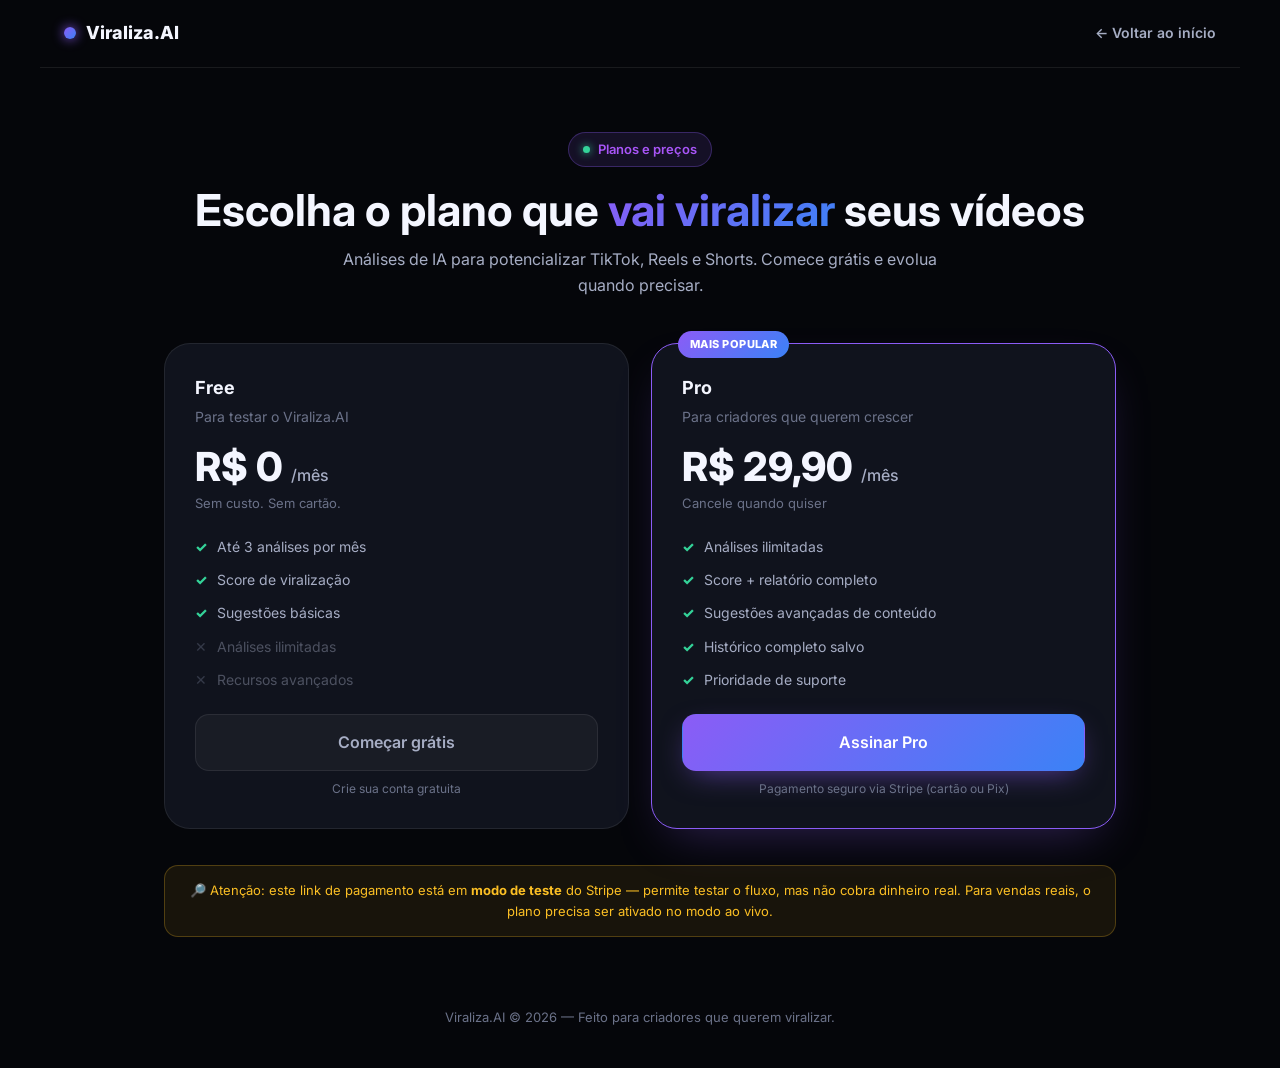
<file: planos.html>
<!DOCTYPE html>
<html lang="pt-BR">
<head>
  <meta charset="UTF-8" />
  <meta name="viewport" content="width=device-width, initial-scale=1.0" />
  <title>Planos — Viraliza.AI</title>
  <meta name="description" content="Escolha o plano ideal para potencializar a viralização dos seus vídeos no TikTok, Reels e Shorts." />
  <link rel="preconnect" href="https://fonts.googleapis.com" />
  <link rel="preconnect" href="https://fonts.gstatic.com" crossorigin />
  <link href="https://fonts.googleapis.com/css2?family=Inter:wght@400;500;600;700;800&display=swap" rel="stylesheet" />
  <link rel="stylesheet" href="css/styles.css" />
  <style>
    body { background: var(--bg); color: var(--text); font-family: var(--font); }
    .pl-nav { height: var(--nav-h); display: flex; align-items: center; justify-content: space-between;
              max-width: 1200px; margin: 0 auto; padding: 0 24px; border-bottom: 1px solid var(--border); }
    .pl-brand { display: flex; align-items: center; gap: 10px; font-weight: 800; font-size: 18px; text-decoration: none; color: var(--text); }
    .pl-brand .dot { width: 12px; height: 12px; border-radius: 50%; background: var(--grad); box-shadow: 0 0 12px var(--purple); }
    .pl-main { max-width: 1000px; margin: 0 auto; padding: 64px 24px 40px; text-align: center; }
    .pl-badge { display: inline-flex; align-items: center; gap: 8px; padding: 6px 14px; border-radius: 999px;
                background: rgba(139,92,246,.12); border: 1px solid rgba(139,92,246,.3); color: var(--violet);
                font-size: 13px; font-weight: 600; }
    .pl-badge .dot { width: 7px; height: 7px; border-radius: 50%; background: var(--green); box-shadow: 0 0 8px var(--green); }
    .pl-main h1 { font-size: clamp(30px, 6vw, 44px); line-height: 1.15; margin: 18px 0 12px; }
    .pl-main h1 .hl { background: var(--grad); -webkit-background-clip: text; background-clip: text; color: transparent; }
    .pl-sub { color: var(--text-2); max-width: 620px; margin: 0 auto 44px; font-size: 16px; }
    .pricing-grid { display: grid; grid-template-columns: repeat(auto-fit, minmax(280px, 1fr)); gap: 22px; text-align: left; }
    .plan-card { position: relative; background: var(--card); border: 1px solid var(--border); border-radius: var(--radius-lg);
                 padding: 30px; display: flex; flex-direction: column; transition: transform .25s ease, border-color .25s ease, box-shadow .25s ease; }
    .plan-card:hover { transform: translateY(-6px); border-color: var(--border-strong); }
    .plan-card.featured { border: 1.5px solid var(--purple); box-shadow: var(--shadow); }
    .plan-card.featured::before { content: 'MAIS POPULAR'; position: absolute; top: -13px; left: 26px; padding: 5px 12px;
      border-radius: 999px; background: var(--grad); color: #fff; font-size: 11px; font-weight: 800; letter-spacing: .04em; }
    .plan-name { font-size: 18px; font-weight: 700; }
    .plan-desc { color: var(--text-3); font-size: 14px; margin: 4px 0 18px; }
    .plan-price { font-size: 40px; font-weight: 800; line-height: 1; }
    .plan-price small { font-size: 16px; font-weight: 500; color: var(--text-2); }
    .plan-per { color: var(--text-3); font-size: 13px; margin-top: 6px; }
    .plan-feats { list-style: none; margin: 22px 0; padding: 0; display: grid; gap: 11px; }
    .plan-feats li { display: flex; gap: 10px; align-items: flex-start; color: var(--text-2); font-size: 14px; }
    .plan-feats li .ck { color: var(--green); font-weight: 800; }
    .plan-feats li.off { opacity: .4; }
    .plan-cta { margin-top: auto; }
    .plan-cta .note { font-size: 12px; color: var(--text-3); text-align: center; margin-top: 8px; }
    .test-note { margin-top: 36px; padding: 14px 18px; border-radius: 14px; background: rgba(251,191,36,.08);
                 border: 1px solid rgba(251,191,36,.25); color: var(--amber); font-size: 13px; text-align: center; }
    .pl-foot { text-align: center; color: var(--text-3); font-size: 13px; padding: 30px 24px 40px; }
    .back { color: var(--text-2); text-decoration: none; font-size: 14px; font-weight: 600; }
    .back:hover { color: var(--text); }
  </style>
</head>
<body>
  <nav class="pl-nav">
    <a class="pl-brand" href="index.html"><span class="dot"></span>Viraliza.AI</a>
    <a class="back" href="index.html">← Voltar ao início</a>
  </nav>

  <main class="pl-main">
    <span class="pl-badge"><span class="dot"></span> Planos e preços</span>
    <h1>Escolha o plano que <span class="hl">vai viralizar</span> seus vídeos</h1>
    <p class="pl-sub">Análises de IA para potencializar TikTok, Reels e Shorts. Comece grátis e evolua quando precisar.</p>

    <div class="pricing-grid">

      <!-- FREE -->
      <div class="plan-card">
        <div class="plan-name">Free</div>
        <div class="plan-desc">Para testar o Viraliza.AI</div>
        <div class="plan-price">R$ 0 <small>/mês</small></div>
        <div class="plan-per">Sem custo. Sem cartão.</div>
        <ul class="plan-feats">
          <li><span class="ck">✓</span> Até 3 análises por mês</li>
          <li><span class="ck">✓</span> Score de viralização</li>
          <li><span class="ck">✓</span> Sugestões básicas</li>
          <li class="off"><span class="ck" style="color:var(--text-3)">✕</span> Análises ilimitadas</li>
          <li class="off"><span class="ck" style="color:var(--text-3)">✕</span> Recursos avançados</li>
        </ul>
        <div class="plan-cta">
          <a class="btn btn-ghost btn-lg btn-block" href="index.html">Começar grátis</a>
          <div class="note">Crie sua conta gratuita</div>
        </div>
      </div>

      <!-- PRO -->
      <div class="plan-card featured">
        <div class="plan-name">Pro</div>
        <div class="plan-desc">Para criadores que querem crescer</div>
        <div class="plan-price">R$ 29,90 <small>/mês</small></div>
        <div class="plan-per">Cancele quando quiser</div>
        <ul class="plan-feats">
          <li><span class="ck">✓</span> Análises ilimitadas</li>
          <li><span class="ck">✓</span> Score + relatório completo</li>
          <li><span class="ck">✓</span> Sugestões avançadas de conteúdo</li>
          <li><span class="ck">✓</span> Histórico completo salvo</li>
          <li><span class="ck">✓</span> Prioridade de suporte</li>
        </ul>
        <div class="plan-cta">
          <a class="btn btn-primary btn-lg btn-block" href="https://buy.stripe.com/test_fZuaEW13N4Vh10N9i24Vy00" target="_blank" rel="noopener">Assinar Pro</a>
          <div class="note">Pagamento seguro via Stripe (cartão ou Pix)</div>
        </div>
      </div>

    </div>

    <div class="test-note">🔎 Atenção: este link de pagamento está em <strong>modo de teste</strong> do Stripe — permite testar o fluxo, mas não cobra dinheiro real. Para vendas reais, o plano precisa ser ativado no modo ao vivo.</div>
  </main>

  <footer class="pl-foot">Viraliza.AI © 2026 — Feito para criadores que querem viralizar.</footer>
</body>
</html>
</file>
<file: css/styles.css>
/* ============================================================
   Viraliza.AI — Premium dark SaaS theme
   ============================================================ */
:root {
  --bg: #05060a;
  --bg-2: #0a0c14;
  --bg-3: #0e1118;
  --card: #10131d;
  --card-2: #141826;
  --border: rgba(255, 255, 255, 0.08);
  --border-strong: rgba(255, 255, 255, 0.14);
  --text: #f4f6ff;
  --text-2: #a6adc4;
  --text-3: #6b7289;
  --purple: #8b5cf6;
  --blue: #3b82f6;
  --violet: #a855f7;
  --cyan: #22d3ee;
  --green: #34d399;
  --amber: #fbbf24;
  --red: #f87171;
  --grad: linear-gradient(135deg, #8b5cf6 0%, #3b82f6 100%);
  --grad-2: linear-gradient(135deg, #a855f7, #8b5cf6 45%, #3b82f6);
  --radius: 18px;
  --radius-lg: 26px;
  --shadow: 0 20px 50px -20px rgba(139, 92, 246, 0.35);
  --font: 'Inter', system-ui, -apple-system, sans-serif;
  --nav-h: 68px;
}

* { margin: 0; padding: 0; box-sizing: border-box; }

html { scroll-behavior: smooth; }

body {
  font-family: var(--font);
  background: var(--bg);
  color: var(--text);
  line-height: 1.6;
  min-height: 100vh;
  overflow-x: hidden;
  -webkit-font-smoothing: antialiased;
}

a { color: inherit; text-decoration: none; }
button { font-family: inherit; cursor: pointer; }
input, textarea, select { font-family: inherit; }

::selection { background: rgba(139, 92, 246, 0.35); }

/* Scrollbar */
::-webkit-scrollbar { width: 10px; height: 10px; }
::-webkit-scrollbar-track { background: var(--bg); }
::-webkit-scrollbar-thumb { background: #1e2436; border-radius: 10px; }
::-webkit-scrollbar-thumb:hover { background: #2b3350; }

/* ===== Background orbs ===== */
.bg-orbs { position: fixed; inset: 0; z-index: -1; overflow: hidden; pointer-events: none; }
.orb { position: absolute; border-radius: 50%; filter: blur(90px); opacity: 0.32; }
.orb-1 { width: 480px; height: 480px; background: radial-gradient(circle, #8b5cf6, transparent 70%); top: -160px; left: -120px; }
.orb-2 { width: 420px; height: 420px; background: radial-gradient(circle, #3b82f6, transparent 70%); bottom: -140px; right: -100px; }
.orb-3 { width: 300px; height: 300px; background: radial-gradient(circle, #a855f7, transparent 70%); top: 40%; left: 60%; }

/* ===== Container ===== */
.container { width: 100%; max-width: 1200px; margin: 0 auto; padding: 0 24px; }

/* ===== Buttons ===== */
.btn {
  display: inline-flex; align-items: center; justify-content: center; gap: 8px;
  padding: 12px 22px; border-radius: 12px; font-weight: 600; font-size: 15px;
  border: 1px solid transparent; transition: all .22s ease; white-space: nowrap;
}
.btn:active { transform: scale(.97); }
.btn-primary {
  background: var(--grad); color: #fff;
  box-shadow: 0 10px 30px -10px rgba(139, 92, 246, 0.6);
}
.btn-primary:hover { box-shadow: 0 14px 40px -10px rgba(139, 92, 246, 0.8); transform: translateY(-2px); }
.btn-ghost { background: rgba(255,255,255,.04); border-color: var(--border); color: var(--text-2); }
.btn-ghost:hover { background: rgba(255,255,255,.09); color: var(--text); }
.btn-outline { background: transparent; border-color: var(--border-strong); color: var(--text); }
.btn-outline:hover { border-color: var(--purple); color: var(--purple); }
.btn-grad { background: var(--grad); border-color: transparent; color: #fff; box-shadow: 0 10px 30px -10px rgba(139,92,246,.6); }
.btn-grad:hover { box-shadow: 0 14px 40px -10px rgba(139,92,246,.85); transform: translateY(-2px); }
.btn-sm { padding: 8px 16px; font-size: 14px; }
.btn-lg { padding: 15px 30px; font-size: 16px; border-radius: 14px; }
.btn-lgx { padding: 17px 34px; font-size: 17px; border-radius: 16px; }
.btn-grad-outline {
  position: relative; background: var(--bg-2);
}
.btn-grad-outline::before {
  content: ""; position: absolute; inset: -1px; border-radius: inherit;
  background: var(--grad); z-index: -1;
}
.btn-block { width: 100%; }
.btn[disabled] { opacity: .55; cursor: not-allowed; transform: none !important; }
.btn-danger { background: rgba(248,113,113,.12); color: var(--red); border-color: rgba(248,113,113,.25); }
.btn-danger:hover { background: rgba(248,113,113,.2); }

/* ===== Navbar ===== */
.navbar {
  position: sticky; top: 0; z-index: 100;
  background: rgba(5, 6, 10, 0.75);
  backdrop-filter: blur(14px);
  border-bottom: 1px solid var(--border);
}
.nav-inner { display: flex; align-items: center; justify-content: space-between; height: var(--nav-h); }
.brand { display: flex; align-items: center; gap: 10px; font-weight: 800; font-size: 20px; letter-spacing: -.3px; }
.brand-mark {
  width: 36px; height: 36px; border-radius: 11px; background: var(--grad);
  display: grid; place-items: center; font-size: 19px; color: #fff; font-weight: 900;
  box-shadow: 0 6px 20px -6px rgba(139,92,246,.7);
}
.brand-dot { background: var(--grad); -webkit-background-clip: text; background-clip: text; color: transparent; }
.nav-links { display: flex; gap: 6px; }
.nav-links a {
  padding: 8px 14px; border-radius: 10px; font-size: 14.5px; font-weight: 500;
  color: var(--text-2); transition: all .2s;
}
.nav-links a:hover { color: var(--text); background: rgba(255,255,255,.05); }
.nav-links a.active { color: var(--text); background: rgba(139,92,246,.15); }
.nav-actions { display: flex; align-items: center; gap: 10px; }
.nav-user { display: flex; align-items: center; gap: 10px; flex-wrap: nowrap; }
.avatar {
  width: 38px; height: 38px; border-radius: 50%; background: var(--grad);
  display: grid; place-items: center; font-weight: 700; color: #fff;
}
.menu-toggle { display: none; flex-direction: column; gap: 5px; background: none; border: none; padding: 8px; }
.menu-toggle span { width: 22px; height: 2px; background: var(--text); border-radius: 2px; transition: all .25s; }
.menu-toggle.open span:nth-child(1) { transform: translateY(7px) rotate(45deg); }
.menu-toggle.open span:nth-child(2) { opacity: 0; }
.menu-toggle.open span:nth-child(3) { transform: translateY(-7px) rotate(-45deg); }

.mobile-menu { display: none; border-top: 1px solid var(--border); background: var(--bg-2); }
.mobile-menu a { display: block; padding: 14px 24px; color: var(--text-2); font-weight: 500; border-bottom: 1px solid var(--border); }
.mobile-menu a:last-child { border-bottom: none; }
.mobile-menu a.active { color: var(--purple); }
.mobile-menu.open { display: block; }

/* ===== Hero ===== */
.hero { padding: 90px 0 40px; text-align: center; position: relative; }
.hero-badge {
  display: inline-flex; align-items: center; gap: 8px; padding: 7px 16px;
  border-radius: 100px; background: rgba(139,92,246,.12); border: 1px solid rgba(139,92,246,.3);
  color: var(--purple); font-size: 13px; font-weight: 600;
  animation: fadeUp .6s ease both;
}
.hero-badge .dot { width: 7px; height: 7px; border-radius: 50%; background: var(--green); box-shadow: 0 0 10px var(--green); }
.hero h1 {
  font-size: clamp(2.2rem, 6vw, 4.3rem); font-weight: 900; line-height: 1.08;
  letter-spacing: -1.5px; margin: 24px auto 20px; max-width: 900px;
  background: linear-gradient(180deg, #fff 30%, #b8bfd8);
  -webkit-background-clip: text; background-clip: text; color: transparent;
  animation: fadeUp .6s ease both; animation-delay: .08s;
}
.hero h1 .hl {
  background: var(--grad-2); -webkit-background-clip: text; background-clip: text; color: transparent;
}
.hero-sub {
  font-size: clamp(1.02rem, 2vw, 1.22rem); color: var(--text-2); max-width: 640px;
  margin: 0 auto 36px; animation: fadeUp .6s ease both; animation-delay: .16s;
}
.hero-cta { display: flex; gap: 14px; justify-content: center; flex-wrap: wrap; animation: fadeUp .6s ease both; animation-delay: .24s; }

.hero-demo { margin-top: 64px; animation: fadeUp .8s ease both; animation-delay: .34s; }

/* ===== Section helpers ===== */
.section { padding: 80px 0; }
.section-alt { background: rgba(255,255,255,.015); border-block: 1px solid var(--border); }
.sec-head { text-align: center; max-width: 680px; margin: 0 auto 56px; }
.sec-tag {
  display: inline-block; font-size: 13px; font-weight: 700; letter-spacing: 1px; text-transform: uppercase;
  background: var(--grad); -webkit-background-clip: text; background-clip: text; color: transparent;
  margin-bottom: 14px;
}
.sec-title { font-size: clamp(1.7rem, 4vw, 2.6rem); font-weight: 800; letter-spacing: -.6px; line-height: 1.15; }
.sec-sub { color: var(--text-2); margin-top: 14px; font-size: 1.05rem; }

/* ===== Cards grid ===== */
.grid { display: grid; gap: 22px; }
.grid-2 { grid-template-columns: repeat(2, 1fr); }
.grid-3 { grid-template-columns: repeat(3, 1fr); }
.grid-4 { grid-template-columns: repeat(4, 1fr); }

.card {
  background: linear-gradient(160deg, var(--card), var(--bg-3));
  border: 1px solid var(--border); border-radius: var(--radius);
  padding: 28px; transition: all .25s ease;
}
.card-hover:hover { transform: translateY(-6px); border-color: var(--border-strong); box-shadow: var(--shadow); }
.card-icon {
  width: 48px; height: 48px; border-radius: 14px; display: grid; place-items: center;
  font-size: 22px; margin-bottom: 18px; background: rgba(139,92,246,.12);
}
.card h3 { font-size: 18px; font-weight: 700; margin-bottom: 8px; }
.card p { color: var(--text-2); font-size: 15px; }

/* ===== Steps ===== */
.steps { display: grid; grid-template-columns: repeat(4, 1fr); gap: 22px; }
.step { text-align: center; position: relative; }
.step-num {
  width: 56px; height: 56px; border-radius: 16px; margin: 0 auto 18px;
  background: var(--grad); display: grid; place-items: center; font-weight: 800; font-size: 22px;
  box-shadow: 0 12px 30px -10px rgba(139,92,246,.7);
}
.step h3 { font-size: 17px; font-weight: 700; margin-bottom: 6px; }
.step p { color: var(--text-2); font-size: 14.5px; max-width: 220px; margin: 0 auto; }

/* ===== Feature chips ===== */
.chip-grid { display: flex; flex-wrap: wrap; gap: 12px; justify-content: center; }
.chip {
  padding: 12px 22px; border-radius: 100px; background: var(--card);
  border: 1px solid var(--border); display: inline-flex; gap: 9px; align-items: center;
  font-weight: 600; font-size: 15px; transition: all .2s;
}
.chip:hover { border-color: var(--purple); transform: translateY(-2px); }

/* ===== FAQ ===== */
.faq { max-width: 760px; margin: 0 auto; }
.faq-item { background: var(--card); border: 1px solid var(--border); border-radius: var(--radius); margin-bottom: 12px; overflow: hidden; }
.faq-q { width: 100%; background: none; border: none; padding: 20px 22px; text-align: left; font-size: 16px; font-weight: 600; display: flex; justify-content: space-between; align-items: center; gap: 14px; color: var(--text); }
.faq-q .chev { transition: transform .3s; color: var(--text-3); font-size: 18px; }
.faq-item.open .chev { transform: rotate(180deg); color: var(--purple); }
.faq-a { max-height: 0; overflow: hidden; transition: max-height .35s ease, padding .35s; }
.faq-item.open .faq-a { max-height: 400px; padding: 0 22px 20px; }
.faq-a p { color: var(--text-2); font-size: 15px; }
.faq-note {
  margin-top: 30px; padding: 18px 22px; border-radius: var(--radius);
  background: rgba(251,191,36,.06); border: 1px solid rgba(251,191,36,.2);
  color: var(--amber); font-size: 14px; display: flex; gap: 10px; align-items: flex-start;
}

/* ===== CTA band ===== */
.cta-band {
  background: linear-gradient(135deg, rgba(139,92,246,.16), rgba(59,130,246,.12));
  border: 1px solid var(--border); border-radius: var(--radius-lg);
  padding: 56px 40px; text-align: center;
}
.cta-band h2 { font-size: clamp(1.6rem, 4vw, 2.4rem); font-weight: 800; margin-bottom: 12px; letter-spacing: -.5px; }
.cta-band p { color: var(--text-2); margin-bottom: 28px; max-width: 520px; margin-left: auto; margin-right: auto; }

/* ===== Forms ===== */
.form-card { max-width: 440px; margin: 0 auto; }
.auth-card {
  background: linear-gradient(160deg, var(--card), var(--bg-3));
  border: 1px solid var(--border); border-radius: var(--radius-lg); padding: 40px;
  box-shadow: var(--shadow);
}
.auth-card h2 { font-size: 24px; font-weight: 800; text-align: center; letter-spacing: -.4px; }
.auth-card .auth-sub { text-align: center; color: var(--text-2); margin: 8px 0 28px; font-size: 15px; }
.auth-switch { text-align: center; margin-top: 20px; color: var(--text-2); font-size: 14px; }
.auth-switch a { color: var(--purple); font-weight: 600; }

.field { margin-bottom: 18px; }
.field label { display: block; font-size: 13.5px; font-weight: 600; margin-bottom: 7px; color: var(--text-2); }
.input, .textarea, .select {
  width: 100%; padding: 13px 16px; border-radius: 12px;
  background: var(--bg-2); border: 1px solid var(--border-strong); color: var(--text);
  font-size: 15px; transition: border-color .2s, box-shadow .2s;
}
.input:focus, .textarea:focus, .select:focus {
  outline: none; border-color: var(--purple);
  box-shadow: 0 0 0 3px rgba(139,92,246,.15);
}
.textarea { min-height: 120px; resize: vertical; }
.select { appearance: none; background-image: url("data:image/svg+xml,%3Csvg xmlns='http://www.w3.org/2000/svg' width='14' height='14' viewBox='0 0 24 24' fill='none' stroke='%236b7289' stroke-width='2'%3E%3Cpath d='m6 9 6 6 6-6'/%3E%3C/svg%3E"); background-repeat: no-repeat; background-position: right 16px center; }
.input-hint { font-size: 12.5px; color: var(--text-3); margin-top: 6px; }

/* ===== Platform picker ===== */
.platforms { display: grid; grid-template-columns: repeat(3, 1fr); gap: 12px; }
.platform-opt {
  padding: 16px 10px; border-radius: 14px; background: var(--bg-2);
  border: 1px solid var(--border); text-align: center; cursor: pointer; transition: all .2s;
}
.platform-opt .p-icon { font-size: 26px; margin-bottom: 8px; }
.platform-opt .p-name { font-weight: 700; font-size: 14px; }
.platform-opt .p-handle { font-size: 12px; color: var(--text-3); margin-top: 2px; }
.platform-opt:hover { border-color: var(--border-strong); transform: translateY(-2px); }
.platform-opt.selected { border-color: var(--purple); background: rgba(139,92,246,.1); box-shadow: 0 0 0 3px rgba(139,92,246,.12); }
.platform-opt.selected .p-handle { color: var(--purple); }

/* ===== Upload zone ===== */
.upload-zone {
  border: 2px dashed var(--border-strong); border-radius: var(--radius);
  padding: 40px 20px; text-align: center; cursor: pointer; transition: all .2s;
  background: rgba(255,255,255,.015);
}
.upload-zone:hover, .upload-zone.dragover { border-color: var(--purple); background: rgba(139,92,246,.05); }
.upload-zone .up-icon { font-size: 40px; margin-bottom: 12px; }
.upload-zone p { color: var(--text-2); font-size: 15px; }
.upload-zone .up-hint { font-size: 13px; color: var(--text-3); margin-top: 6px; }
.upload-zone .file-chip { display: none; align-items: center; gap: 10px; background: var(--bg-2); border: 1px solid var(--border); padding: 10px 16px; border-radius: 12px; margin-top: 14px; }
.upload-zone.has-file .up-icon, .upload-zone.has-file .up-title { display: none; }
.upload-zone.has-file .file-chip { display: inline-flex; }
.file-chip .fc-name { font-weight: 600; font-size: 14px; max-width: 240px; overflow: hidden; text-overflow: ellipsis; white-space: nowrap; }
.file-chip .fc-size { font-size: 12px; color: var(--text-3); }
.file-chip button { background: none; border: none; color: var(--red); font-size: 16px; margin-left: 6px; }

/* ===== Analysis demo / result ===== */
.analysis-demo { text-align: left; max-width: 560px; margin: 0 auto; }
.score-circle {
  width: 150px; height: 150px; border-radius: 50%; margin: 0 auto 8px;
  display: grid; place-items: center; position: relative;
  background: conic-gradient(var(--purple) calc(var(--p)*1%), rgba(255,255,255,.06) 0);
}
.score-circle::before { content: ""; position: absolute; inset: 12px; border-radius: 50%; background: var(--bg-2); }
.score-circle .score-val { position: relative; font-size: 40px; font-weight: 900; }
.score-circle .score-of { position: absolute; bottom: 30px; font-size: 14px; color: var(--text-3); font-weight: 600; }
.score-label { text-align: center; color: var(--text-2); font-weight: 600; font-size: 14px; }
.score-verdict { text-align: center; margin-top: 10px; }

/* Result layout */
.result-wrap { max-width: 900px; margin: 0 auto; }
.result-top { text-align: center; margin-bottom: 40px; }
.result-top h2 { font-size: clamp(1.5rem, 4vw, 2rem); font-weight: 800; letter-spacing: -.5px; }
.result-meta { color: var(--text-2); font-size: 14px; margin-top: 8px; }
.result-grid { display: grid; grid-template-columns: 1fr 1fr; gap: 22px; }

.result-card { background: linear-gradient(160deg, var(--card), var(--bg-3)); border: 1px solid var(--border); border-radius: var(--radius); padding: 26px; }
.result-card h3 { display: flex; align-items: center; gap: 10px; font-size: 16px; font-weight: 700; margin-bottom: 14px; }
.result-card h3 .rc-emoji { font-size: 20px; }
.rc-body { color: var(--text-2); font-size: 14.5px; }
.rc-copy-btn { margin-top: 14px; }

/* Titles list */
.title-list { display: grid; gap: 10px; }
.title-item {
  display: flex; justify-content: space-between; align-items: center; gap: 12px;
  background: var(--bg-2); border: 1px solid var(--border); border-radius: 12px;
  padding: 12px 14px; font-size: 14px; color: var(--text); transition: all .2s;
}
.title-item:hover { border-color: var(--purple); }
.title-item .t-text { flex: 1; }
.mini-btn {
  flex-shrink: 0; background: rgba(139,92,246,.12); color: var(--purple);
  border: none; border-radius: 8px; padding: 6px 10px; font-size: 12px; font-weight: 700; transition: all .2s;
}
.mini-btn:hover { background: rgba(139,92,246,.25); }

/* Caption box */
.caption-box {
  background: var(--bg-2); border: 1px solid var(--border); border-radius: 12px;
  padding: 16px; white-space: pre-wrap; font-size: 14.5px; color: var(--text);
  max-height: 260px; overflow-y: auto;
}

/* Hashtags */
.hashtags { display: flex; flex-wrap: wrap; gap: 8px; }
.hash {
  padding: 7px 13px; border-radius: 100px; font-size: 13px; font-weight: 600;
  background: rgba(59,130,246,.12); color: #7fb2ff; border: 1px solid rgba(59,130,246,.25);
}
.hash:hover { background: rgba(59,130,246,.22); }

/* Structure */
.structure { display: grid; gap: 10px; }
.struct-row { background: var(--bg-2); border: 1px solid var(--border); border-radius: 12px; padding: 12px 16px; }
.struct-row .s-time { font-size: 12px; font-weight: 700; color: var(--purple); text-transform: uppercase; letter-spacing: .5px; }
.struct-row .s-text { font-size: 14px; color: var(--text-2); margin-top: 3px; }

/* Improvements */
.improve-list { display: grid; gap: 12px; }
.improve-item { display: flex; gap: 12px; background: var(--bg-2); border: 1px solid var(--border); border-radius: 12px; padding: 13px 15px; }
.improve-item .i-ico { font-size: 18px; flex-shrink: 0; }
.improve-item .i-text { font-size: 14px; color: var(--text-2); }

/* Ideas */
.idea-card { background: var(--bg-2); border: 1px solid var(--border); border-radius: 12px; padding: 15px 16px; }
.idea-card .i-title { font-weight: 600; font-size: 14.5px; color: var(--text); }
.idea-card .i-desc { font-size: 13.5px; color: var(--text-3); margin-top: 4px; }

/* Result action bar */
.result-actions { display: flex; gap: 12px; flex-wrap: wrap; justify-content: center; margin-top: 40px; }

/* ===== Dashboard ===== */
.dash-hello { margin-bottom: 34px; }
.dash-hello h1 { font-size: clamp(1.6rem, 4vw, 2.2rem); font-weight: 800; letter-spacing: -.5px; }
.dash-hello p { color: var(--text-2); margin-top: 6px; }
.stat-card { text-align: left; }
.stat-card .stat-ico { width: 46px; height: 46px; border-radius: 13px; display: grid; place-items: center; font-size: 22px; margin-bottom: 14px; background: rgba(139,92,246,.12); }
.stat-card .stat-val { font-size: 30px; font-weight: 800; letter-spacing: -.5px; }
.stat-card .stat-label { color: var(--text-2); font-size: 14px; margin-top: 2px; }

.history-head { display: flex; justify-content: space-between; align-items: center; margin-bottom: 20px; flex-wrap: wrap; gap: 12px; }
.history-head h2 { font-size: 22px; font-weight: 800; letter-spacing: -.4px; }

.history-list { display: grid; gap: 12px; }
.hist-row {
  display: flex; align-items: center; gap: 16px; background: var(--card);
  border: 1px solid var(--border); border-radius: 14px; padding: 16px 18px; transition: all .2s;
}
.hist-row:hover { border-color: var(--border-strong); transform: translateY(-2px); }
.hist-plat { width: 42px; height: 42px; border-radius: 11px; display: grid; place-items: center; font-size: 20px; background: var(--bg-2); flex-shrink: 0; }
.hist-info { flex: 1; min-width: 0; }
.hist-name { font-weight: 600; font-size: 15px; overflow: hidden; text-overflow: ellipsis; white-space: nowrap; }
.hist-sub { font-size: 13px; color: var(--text-3); margin-top: 2px; }
.hist-score { font-weight: 800; font-size: 20px; }
.hist-score.low { color: var(--red); }
.hist-score.mid { color: var(--amber); }
.hist-score.high { color: var(--green); }
.hist-actions { display: flex; gap: 8px; align-items: center; }

.empty-state { text-align: center; padding: 60px 20px; }
.empty-state .e-ico { font-size: 54px; margin-bottom: 16px; }
.empty-state h3 { font-size: 20px; font-weight: 700; margin-bottom: 8px; }
.empty-state p { color: var(--text-2); margin-bottom: 24px; }

/* Score bar (result) */
.score-bar-track { height: 12px; border-radius: 100px; background: rgba(255,255,255,.06); overflow: hidden; margin-top: 18px; }
.score-bar { height: 100%; border-radius: 100px; background: var(--grad); width: 0; transition: width 1.4s cubic-bezier(.2,.8,.2,1); }
.score-scale { display: flex; justify-content: space-between; font-size: 12px; color: var(--text-3); margin-top: 6px; }

/* ===== Loader / skeleton ===== */
.analyzing { text-align: center; padding: 60px 0; }
.loader-ring {
  width: 80px; height: 80px; border-radius: 50%; margin: 0 auto 30px;
  border: 4px solid rgba(139,92,246,.15); border-top-color: var(--purple);
  animation: spin 1s linear infinite;
}
.analyzing h2 { font-size: 24px; font-weight: 800; margin-bottom: 10px; }
.analyzing p { color: var(--text-2); margin-bottom: 30px; }
.analyze-steps { max-width: 360px; margin: 0 auto; text-align: left; display: grid; gap: 12px; }
.astep { display: flex; gap: 12px; align-items: center; color: var(--text-3); font-size: 14.5px; opacity: .5; transition: all .3s; }
.astep.active { opacity: 1; color: var(--text); }
.astep.done { opacity: 1; color: var(--green); }
.astep .a-state { width: 24px; height: 24px; border-radius: 50%; border: 2px solid var(--border-strong); display: grid; place-items: center; font-size: 12px; flex-shrink: 0; }
.astep.done .a-state { border-color: var(--green); }
.astep.active .a-state { border-color: var(--purple); }

/* ===== Toast ===== */
.toast-wrap { position: fixed; bottom: 24px; left: 50%; transform: translateX(-50%); z-index: 300; display: grid; gap: 10px; width: min(92vw, 420px); }
.toast {
  background: var(--card-2); border: 1px solid var(--border-strong); border-radius: 12px;
  padding: 14px 18px; display: flex; align-items: center; gap: 10px; font-size: 14px; font-weight: 500;
  box-shadow: 0 14px 40px -12px rgba(0,0,0,.6); animation: toastIn .3s ease;
}
.toast.success { border-color: rgba(52,211,153,.4); }
.toast.success .t-ico { color: var(--green); }
.toast.error { border-color: rgba(248,113,113,.4); }
.toast.error .t-ico { color: var(--red); }
.toast .t-ico { font-size: 18px; }

/* ===== Animations ===== */
@keyframes fadeUp { from { opacity: 0; transform: translateY(22px); } to { opacity: 1; transform: translateY(0); } }
@keyframes spin { to { transform: rotate(360deg); } }
@keyframes toastIn { from { opacity: 0; transform: translateY(14px); } to { opacity: 1; transform: translateY(0); } }
@keyframes floaty { 0%,100% { transform: translateY(0); } 50% { transform: translateY(-12px); } }
@keyframes pulseDot { 0%,100% { opacity: 1; } 50% { opacity: .3; } }

.fade-in { animation: fadeUp .5s ease both; }
.floaty { animation: floaty 5s ease-in-out infinite; }

/* Reveal on scroll */
.reveal { opacity: 0; transform: translateY(26px); transition: all .7s cubic-bezier(.16,.8,.3,1); }
.reveal.visible { opacity: 1; transform: translateY(0); }

/* ===== Footer ===== */
.footer { border-top: 1px solid var(--border); background: var(--bg-2); padding: 56px 0 30px; margin-top: 40px; }
.footer-grid { display: grid; grid-template-columns: 2fr 1fr 1fr 1fr; gap: 30px; margin-bottom: 40px; }
.footer-brand .brand-mark { margin-bottom: 14px; }
.footer-brand p { color: var(--text-2); font-size: 14px; max-width: 260px; }
.footer-col h4 { font-size: 13px; text-transform: uppercase; letter-spacing: 1px; color: var(--text-3); margin-bottom: 16px; }
.footer-col a { display: block; color: var(--text-2); font-size: 14px; padding: 5px 0; transition: color .2s; }
.footer-col a:hover { color: var(--purple); }
.footer-bottom { border-top: 1px solid var(--border); padding-top: 24px; display: flex; justify-content: space-between; gap: 12px; flex-wrap: wrap; font-size: 13px; color: var(--text-3); }
.foot-note { max-width: 560px; }

/* ===== Utility ===== */
.center { text-align: center; }
.mt-1 { margin-top: 8px; } .mt-2 { margin-top: 16px; } .mt-3 { margin-top: 24px; } .mt-4 { margin-top: 40px; } .mt-5 { margin-top: 56px; }
.mb-1 { margin-bottom: 8px; } .mb-2 { margin-bottom: 16px; } .mb-3 { margin-bottom: 24px; }
.hidden { display: none !important; }
.w-full { width: 100%; }

/* ===== Responsive ===== */
@media (max-width: 900px) {
  .grid-4 { grid-template-columns: repeat(2, 1fr); }
  .grid-3 { grid-template-columns: repeat(2, 1fr); }
  .steps { grid-template-columns: repeat(2, 1fr); }
  .result-grid { grid-template-columns: 1fr; }
  .footer-grid { grid-template-columns: 1fr 1fr; }
  .result-actions { flex-direction: column; align-items: stretch; }
}
@media (max-width: 700px) {
  .nav-links, .nav-guest { display: none; }
  .menu-toggle { display: flex; }
  .nav-user .btn { padding: 8px 12px; font-size: 13px; white-space: nowrap; }
  .grid-3 { grid-template-columns: 1fr; }
  .platforms { grid-template-columns: 1fr; }
  .section { padding: 56px 0; }
  .hero { padding: 60px 0 30px; }
  .cta-band { padding: 40px 24px; }
  .hist-row { flex-wrap: wrap; }
  .hist-actions { width: 100%; justify-content: flex-end; }
}
@media (max-width: 520px) {
  .brand-name { display: none; }
  .nav-actions { gap: 8px; }
  .nav-user { gap: 8px; }
  .grid-4 { grid-template-columns: 1fr; }
  .steps { grid-template-columns: 1fr; }
  .result-grid { grid-template-columns: 1fr; }
  .hero-cta .btn { width: 100%; }
}
</file>
